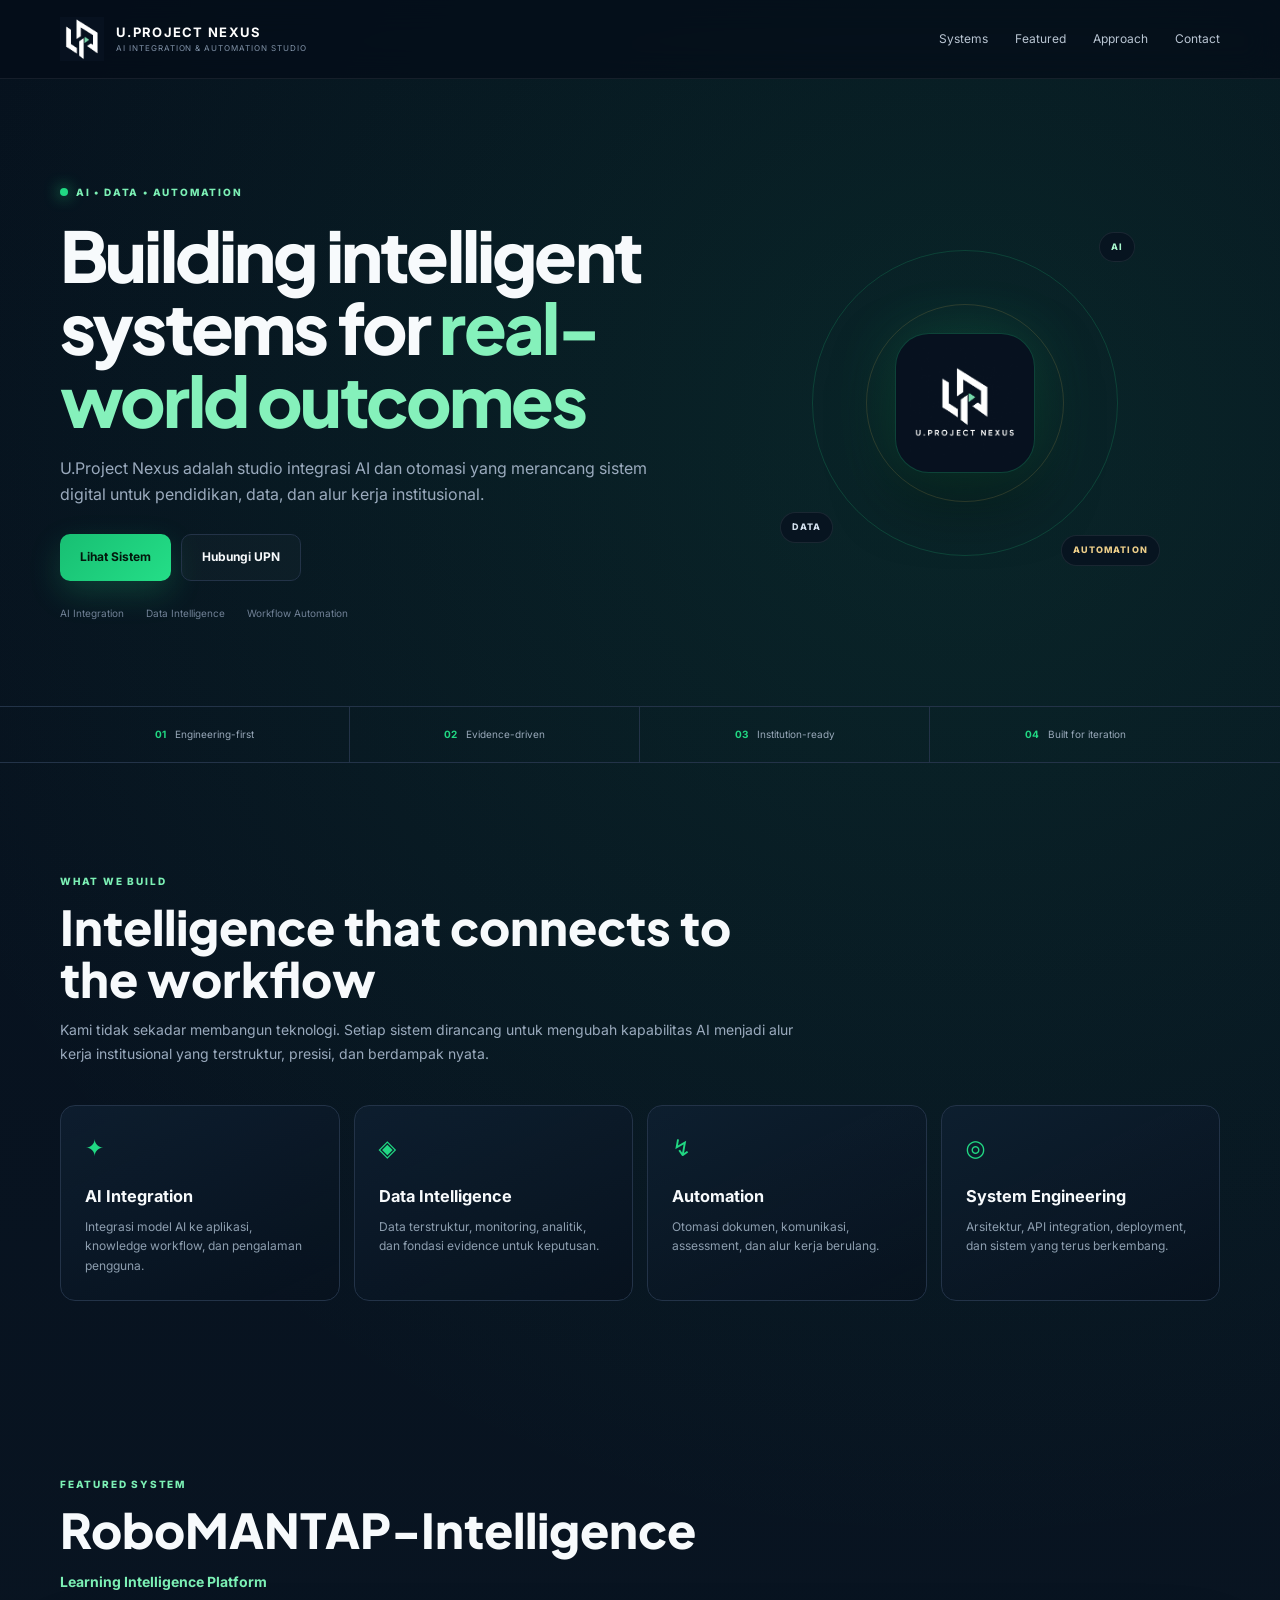
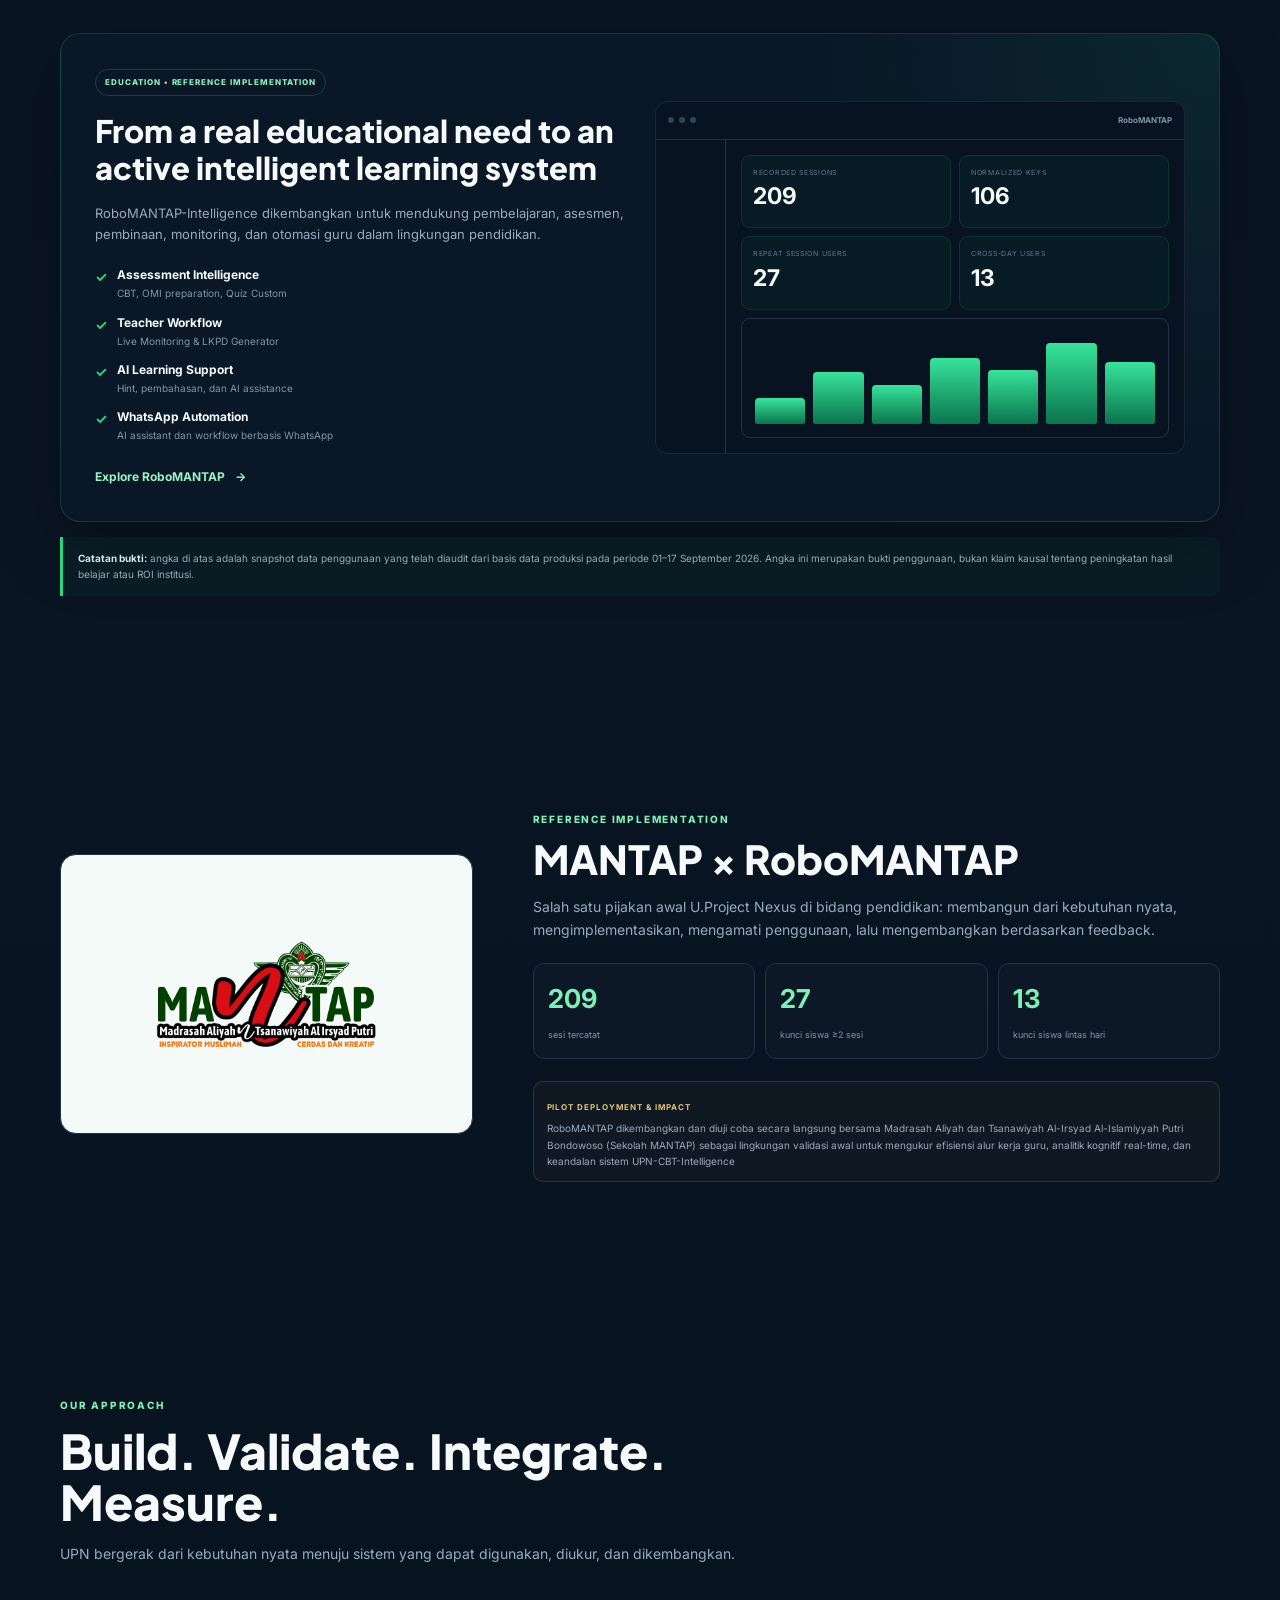
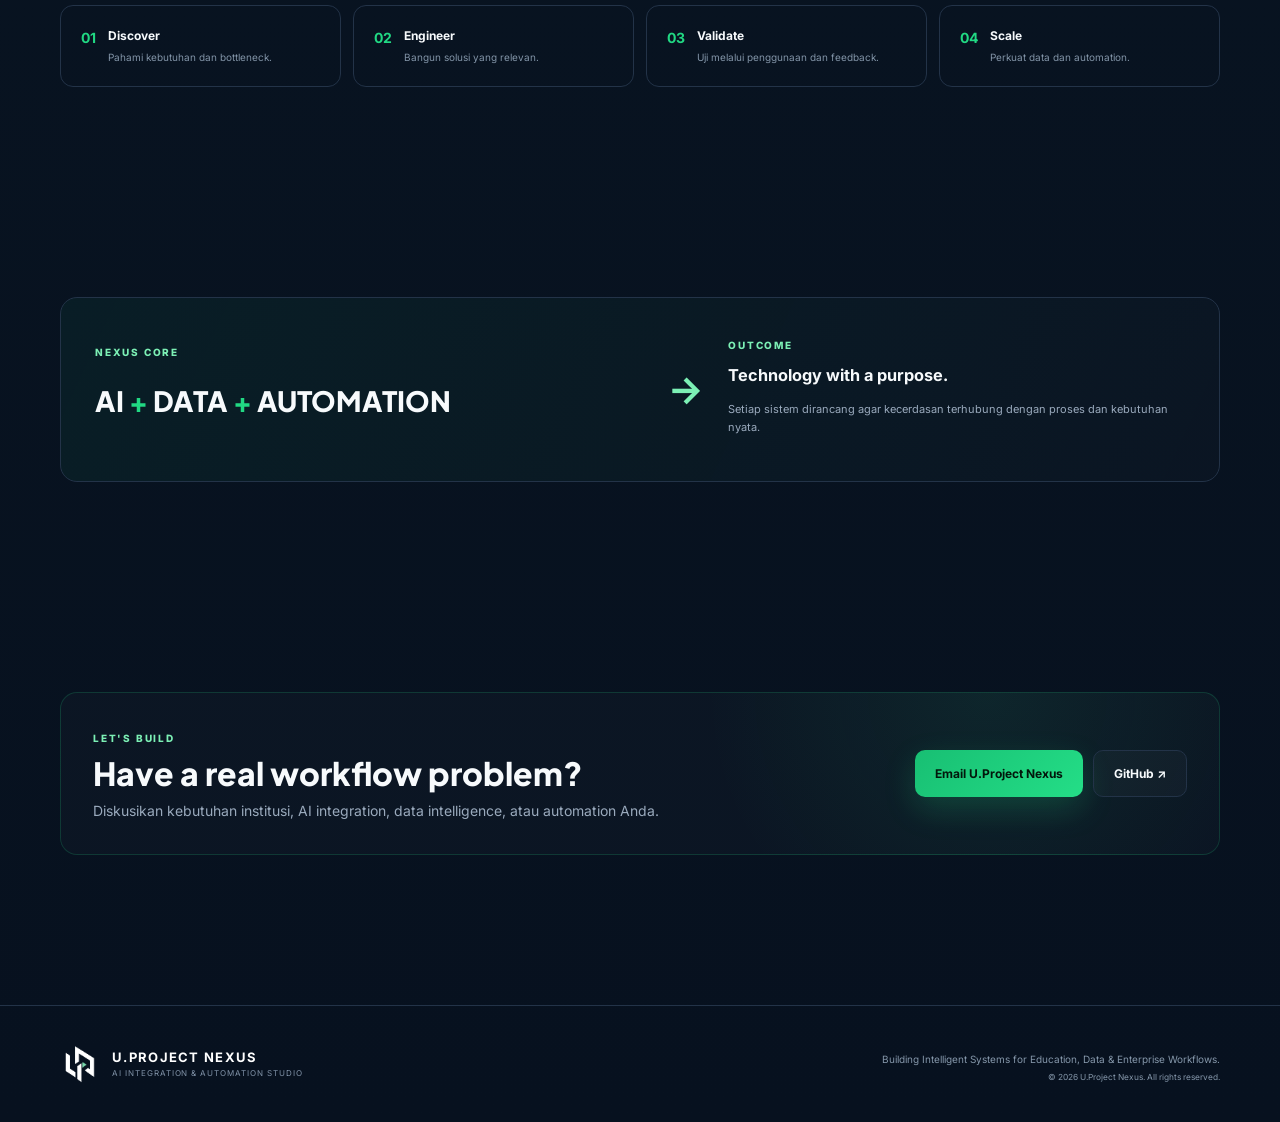
<file: index.html>
<!doctype html>
<html lang="id">
<head>
  <meta charset="utf-8">
  <meta name="viewport" content="width=device-width, initial-scale=1">
  <meta name="theme-color" content="#07111f">
  <meta name="robots" content="index, follow">

  <!-- 1. IDENTITAS SEO UTAMA -->
  <title>U.Project Nexus — AI Integration & Automation Studio</title>
  <meta name="description" content="U.Project Systems — Intelligent Systems. Building Intelligent Systems for Education, Data & Enterprise Workflows.">
  <link rel="canonical" href="https://official.uproject-nexus.workers.dev/">

  <!-- 2. FAVICON & APPLE TOUCH ICON -->
  <link rel="icon" type="image/png" href="https://official.uproject-nexus.workers.dev/assets/light_new no bg_favicon_nexus.png">
  <link rel="apple-touch-icon" href="https://official.uproject-nexus.workers.dev/assets/light_new no bg_favicon_nexus.png">

  <!-- 3. OPEN GRAPH META TAGS (WhatsApp, LinkedIn, Facebook, Telegram) -->
  <meta property="og:type" content="website">
  <meta property="og:site_name" content="U.Project Nexus">
  <meta property="og:locale" content="id_ID">
  <meta property="og:url" content="https://official.uproject-nexus.workers.dev/">
  <meta property="og:title" content="U.Project Nexus — AI Integration & Automation Studio">
  <meta property="og:description" content="U.Project Systems — Intelligent Systems. Building Intelligent Systems for Education, Data & Enterprise Workflows.">
  <meta property="og:image" content="https://official.uproject-nexus.workers.dev/assets/light_new no bg_favicon_nexus.png">
  <meta property="og:image:alt" content="U.Project Nexus Logo">

  <!-- 4. TWITTER / X CARD META TAGS -->
  <meta name="twitter:card" content="summary_large_image">
  <meta name="twitter:title" content="U.Project Nexus — AI Integration & Automation Studio">
  <meta name="twitter:description" content="U.Project Systems — Intelligent Systems. Building Intelligent Systems for Education, Data & Enterprise Workflows.">
  <meta name="twitter:image" content="https://official.uproject-nexus.workers.dev/assets/light_new no bg_favicon_nexus.png">

  <!-- 5. ASSETS, FONTS & STYLESHEETS -->
  <link rel="preconnect" href="https://fonts.googleapis.com">
  <link rel="preconnect" href="https://fonts.gstatic.com" crossorigin>
  <link href="https://fonts.googleapis.com/css2?family=Inter:wght@400;500;600;700;800&family=Plus+Jakarta+Sans:wght@700;800&display=swap" rel="stylesheet">
  <link rel="stylesheet" href="style.css">
</head>
<body>
<div class="grid"></div>
<header>
  <div class="wrap nav-wrap">
    <a class="brand" href="#top" style="text-decoration: none;">
      <img src="assets/dark_favicon_nexus.png" alt="U.Project Nexus">
      <span><b>U.PROJECT NEXUS</b><small>AI INTEGRATION & AUTOMATION STUDIO</small></span>
    </a>
    <nav id="nav">
      <a href="#systems">Systems</a><a href="#featured">Featured</a><a href="#approach">Approach</a><a href="#contact">Contact</a>
    </nav>
    <button class="menu" aria-label="Menu" aria-expanded="false">☰</button>
  </div>
</header>

<main id="top">
<section class="hero">
  <div class="wrap hero-grid">
    <div class="reveal">
      <div class="eyebrow"><i></i> AI • DATA • AUTOMATION</div>
      <h1>Building intelligent systems for <em>real-world outcomes</em></h1>
      <p>U.Project Nexus adalah studio integrasi AI dan otomasi yang merancang sistem digital untuk pendidikan, data, dan alur kerja institusional.</p>
      <div class="actions"><a class="btn primary" href="#featured">Lihat Sistem</a><a class="btn ghost" href="#contact">Hubungi UPN</a></div>
      <div class="proof"><span>AI Integration</span><span>Data Intelligence</span><span>Workflow Automation</span></div>
    </div>
    <div class="visual reveal d1">
      <div class="orb"><div class="ring r1"></div><div class="ring r2"></div><div class="core"><img src="assets/dark_primary_nexus.png" alt="UPN"></div><span class="node ai">AI</span><span class="node data">DATA</span><span class="node auto">AUTOMATION</span></div>
    </div>
  </div>
</section>

<section class="trust"><div class="wrap trust-grid">
  <div><b>01</b><span>Engineering-first</span></div><div><b>02</b><span>Evidence-driven</span></div><div><b>03</b><span>Institution-ready</span></div><div><b>04</b><span>Built for iteration</span></div>
</div></section>

<section class="section" id="systems"><div class="wrap">
  <div class="heading reveal"><small>WHAT WE BUILD</small><h2>Intelligence that connects to the workflow</h2><p>Kami tidak sekadar membangun teknologi. Setiap sistem dirancang untuk mengubah kapabilitas AI menjadi alur kerja institusional yang terstruktur, presisi, dan berdampak nyata.</p></div>
  <div class="cards">
    <article class="card reveal"><span class="ico">✦</span><h3>AI Integration</h3><p>Integrasi model AI ke aplikasi, knowledge workflow, dan pengalaman pengguna.</p></article>
    <article class="card reveal d1"><span class="ico">◈</span><h3>Data Intelligence</h3><p>Data terstruktur, monitoring, analitik, dan fondasi evidence untuk keputusan.</p></article>
    <article class="card reveal d2"><span class="ico">↯</span><h3>Automation</h3><p>Otomasi dokumen, komunikasi, assessment, dan alur kerja berulang.</p></article>
    <article class="card reveal d3"><span class="ico">◎</span><h3>System Engineering</h3><p>Arsitektur, API integration, deployment, dan sistem yang terus berkembang.</p></article>
  </div>
</div></section>

<section class="section featured" id="featured"><div class="wrap">
  <div class="heading reveal"><small>FEATURED SYSTEM</small><h2>RoboMANTAP-Intelligence</h2><p class="tag">Learning Intelligence Platform</p></div>
  <div class="feature-panel reveal">
    <div>
      <span class="badge">EDUCATION • REFERENCE IMPLEMENTATION</span>
      <h3>From a real educational need to an active intelligent learning system</h3>
      <p>RoboMANTAP-Intelligence dikembangkan untuk mendukung pembelajaran, asesmen, pembinaan, monitoring, dan otomasi guru dalam lingkungan pendidikan.</p>
      <div class="features">
        <div><b>✓</b><span><strong>Assessment Intelligence</strong><small>CBT, OMI preparation, Quiz Custom</small></span></div>
        <div><b>✓</b><span><strong>Teacher Workflow</strong><small>Live Monitoring & LKPD Generator</small></span></div>
        <div><b>✓</b><span><strong>AI Learning Support</strong><small>Hint, pembahasan, dan AI assistance</small></span></div>
        <div><b>✓</b><span><strong>WhatsApp Automation</strong><small>AI assistant dan workflow berbasis WhatsApp</small></span></div>
      </div>
      <a class="text-link" href="https://robomantap-intelligence.streamlit.app/" target="_blank" rel="noopener">Explore RoboMANTAP <span>→</span></a>
    </div>
    <div class="mock">
      <div class="m-top"><span></span><span></span><span></span><b>RoboMANTAP</b></div>
      <div class="m-body"><aside></aside><div class="m-main">
        <div class="m-row"><div><small>RECORDED SESSIONS</small><b>209</b></div><div><small>NORMALIZED KEYS</small><b>106</b></div></div>
        <div class="m-row"><div><small>REPEAT SESSION USERS</small><b>27</b></div><div><small>CROSS-DAY USERS</small><b>13</b></div></div>
        <div class="chart"><i style="height:28%"></i><i style="height:56%"></i><i style="height:42%"></i><i style="height:72%"></i><i style="height:59%"></i><i style="height:88%"></i><i style="height:67%"></i></div>
      </div></div>
    </div>
  </div>
  <div class="note reveal"><b>Catatan bukti:</b> angka di atas adalah snapshot data penggunaan yang telah diaudit dari basis data produksi pada periode 01–17 September 2026. Angka ini merupakan bukti penggunaan, bukan klaim kausal tentang peningkatan hasil belajar atau ROI institusi.</div>
</div></section>

<section class="section case" id="case"><div class="wrap case-grid">
  <div class="mantap-logo reveal"><img src="assets/mantap-logo.png" alt="MANTAP"></div>
  <div class="reveal d1"><small class="kicker">REFERENCE IMPLEMENTATION</small><h2>MANTAP × RoboMANTAP</h2>
    <p>Salah satu pijakan awal U.Project Nexus di bidang pendidikan: membangun dari kebutuhan nyata, mengimplementasikan, mengamati penggunaan, lalu mengembangkan berdasarkan feedback.</p>
    <div class="metrics"><div><b>209</b><span>sesi tercatat</span></div><div><b>27</b><span>kunci siswa ≥2 sesi</span></div><div><b>13</b><span>kunci siswa lintas hari</span></div></div>
    <div class="caveat"><b>PILOT DEPLOYMENT & IMPACT</b><p>RoboMANTAP dikembangkan dan diuji coba secara langsung bersama Madrasah Aliyah dan Tsanawiyah Al-Irsyad Al-Islamiyyah Putri Bondowoso (Sekolah MANTAP) sebagai lingkungan validasi awal untuk mengukur efisiensi alur kerja guru, analitik kognitif real-time, dan keandalan sistem UPN-CBT-Intelligence</p></div>
  </div>
</div></section>

<section class="section" id="approach"><div class="wrap">
  <div class="heading reveal"><small>OUR APPROACH</small><h2>Build. Validate. Integrate. Measure.</h2><p>UPN bergerak dari kebutuhan nyata menuju sistem yang dapat digunakan, diukur, dan dikembangkan.</p></div>
  <div class="steps"><div class="step reveal"><b>01</b><span><strong>Discover</strong><small>Pahami kebutuhan dan bottleneck.</small></span></div><div class="step reveal d1"><b>02</b><span><strong>Engineer</strong><small>Bangun solusi yang relevan.</small></span></div><div class="step reveal d2"><b>03</b><span><strong>Validate</strong><small>Uji melalui penggunaan dan feedback.</small></span></div><div class="step reveal d3"><b>04</b><span><strong>Scale</strong><small>Perkuat data dan automation.</small></span></div></div>
</div></section>

<section class="section philosophy"><div class="wrap manifesto reveal">
  <div><small>NEXUS CORE</small><h2>AI <span>+</span> DATA <span>+</span> AUTOMATION</h2></div><strong>→</strong><div><small>OUTCOME</small><h3>Technology with a purpose.</h3><p>Setiap sistem dirancang agar kecerdasan terhubung dengan proses dan kebutuhan nyata.</p></div>
</div></section>

<section class="section contact" id="contact"><div class="wrap contact-panel reveal">
  <div><small>LET'S BUILD</small><h2>Have a real workflow problem?</h2><p>Diskusikan kebutuhan institusi, AI integration, data intelligence, atau automation Anda.</p></div>
  <div class="actions"><a class="btn primary" href="mailto:uproject.nexus@gmail.com">Email U.Project Nexus</a><a class="btn ghost" href="https://github.com/uproject-nexus" target="_blank" rel="noopener">GitHub ↗</a></div>
</div></section>
</main>

<footer><div class="wrap foot"><div class="brand"><img src="assets/dark_favicon_nexus.png" alt="UPN"><span><b>U.PROJECT NEXUS</b><small>AI INTEGRATION & AUTOMATION STUDIO</small></span></div><div><p>Building Intelligent Systems for Education, Data & Enterprise Workflows.</p><small>© 2026 U.Project Nexus. All rights reserved.</small></div></div></footer>
<script src="script.js"></script>
</body>
</html>
</file>
<file: style.css>
/* ==========================================================================
   1. VARIABLES & RESET BASICS
   ========================================================================== */
:root {
  --bg: #07111f;
  --panel: #0d1b2b;
  --line: #233348;
  --text: #f7fafc;
  --muted: #9aaabd;
  --green: #21d883;
  --green2: #7cf0b5;
  --gold: #d7ad53;
}

* {
  box-sizing: border-box;
}

html {
  scroll-behavior: smooth;
}

body {
  margin: 0;
  background: radial-gradient(circle at 75% 10%, rgba(33, 216, 131, 0.1), transparent 28%), linear-gradient(#06101d, #091522 48%, #07111f);
  color: var(--text);
  font: 14px Inter, system-ui, sans-serif;
  line-height: 1.65;
}

/* Background Grid Overlay */
.grid {
  position: fixed;
  inset: 0;
  pointer-events: none;
  opacity: 0.11;
  background-image: linear-gradient(rgba(255, 255, 255, 0.05) 1px, transparent 1px), linear-gradient(90deg, rgba(255, 255, 255, 0.05) 1px, transparent 1px);
  background-size: 42px 42px;
  mask-image: linear-gradient(#000, transparent 90%);
  z-index: -1;
}

.wrap {
  width: min(1160px, 92%);
  margin: auto;
}

/* ==========================================================================
   2. HEADER & NAVIGATION
   ========================================================================== */
.site-header,
header {
  position: sticky;
  top: 0;
  z-index: 20;
  background: rgba(5, 13, 24, 0.75);
  backdrop-filter: blur(16px);
  border-bottom: 1px solid rgba(255, 255, 255, 0.07);
}

.nav-wrap {
  height: 78px;
  display: flex;
  align-items: center;
  justify-content: space-between;
}

.smooth-icon {
  width: 48px;
  height: 48px;
  border-radius: 22%; /* Otomatis melengkung halus ala Apple/OpenAI */
  overflow: hidden;   /* Memastikan sudut gambar terpotong rapi mengikuti lekukan */
}

/* Brand & Logo */
.brand {
  display: flex;
  align-items: center;
  gap: 12px;
  color: #fff;
  text-decoration: none;
}

.brand img {
  width: 44px;
  height: 44px;
  object-fit: contain;
}

.brand span {
  display: flex;
  flex-direction: column;
  line-height: 1;
}

.brand b {
  font-size: 13px;
  letter-spacing: 0.1em;
}

.brand small {
  font-size: 8px;
  letter-spacing: 0.12em;
  color: #8092a7;
  margin-top: 5px;
}

/* Navigation Links */
.nav-wrap nav {
  display: flex;
  gap: 27px;
  font-size: 12px;
  color: #bac6d3;
}

.nav-wrap nav a {
  text-decoration: none;
  color: inherit;
}

.nav-wrap nav a:hover {
  color: #fff;
}

.menu {
  display: none;
  background: none;
  border: 0;
  color: #fff;
  font-size: 23px;
}

/* ==========================================================================
   3. HERO SECTION & BUTTONS
   ========================================================================== */
.hero {
  padding: 105px 0 85px;
}

.hero-grid {
  display: grid;
  grid-template-columns: 1.08fr 0.92fr;
  gap: 50px;
  align-items: center;
}

.eyebrow,
.heading small,
.kicker,
.manifesto small,
.contact small {
  color: var(--green2);
  font-size: 10px;
  font-weight: 800;
  letter-spacing: 0.18em;
}

.eyebrow {
  display: flex;
  align-items: center;
  gap: 8px;
}

.eyebrow i {
  width: 8px;
  height: 8px;
  border-radius: 50%;
  background: var(--green);
  box-shadow: 0 0 15px var(--green);
  animation: pulse 1.7s infinite;
}

.hero h1 {
  font: 800 clamp(44px, 6vw, 70px)/1.04 "Plus Jakarta Sans", Inter, sans-serif;
  letter-spacing: -0.04em;
  margin: 18px 0;
}

.hero h1 em {
  font-style: normal;
  color: #85f1bb;
}

.hero p {
  max-width: 650px;
  color: var(--muted);
  font-size: 16px;
}

/* Call to Action Buttons */
.actions {
  display: flex;
  gap: 10px;
  flex-wrap: wrap;
  margin-top: 26px;
}

.btn {
  min-height: 47px;
  padding: 0 20px;
  border-radius: 10px;
  display: inline-flex;
  align-items: center;
  justify-content: center;
  font-weight: 700;
  font-size: 12px;
  transition: 0.22s;
  text-decoration: none;
}

.primary {
  background: linear-gradient(135deg, #18bf73, #24de87);
  color: #03170c;
  box-shadow: 0 12px 32px rgba(33, 216, 131, 0.2);
}

.primary:hover {
  transform: translateY(-2px);
}

.ghost {
  border: 1px solid var(--line);
  background: rgba(255, 255, 255, 0.025);
  color: var(--text);
}

.ghost:hover {
  background: rgba(255, 255, 255, 0.07);
}

.proof {
  display: flex;
  gap: 22px;
  color: #708196;
  font-size: 10px;
  margin-top: 24px;
  flex-wrap: wrap;
}

/* ==========================================================================
   4. HERO VISUAL (ORB, CORE, RINGS, NODES)
   ========================================================================== */
.visual {
  min-height: 390px;
  display: grid;
  place-items: center;
}

.orb {
  width: 390px;
  height: 390px;
  position: relative;
  display: grid;
  place-items: center;
}

.ring {
  position: absolute;
  border: 1px solid rgba(33, 216, 131, 0.18);
  border-radius: 50%;
}

.r1 {
  inset: 42px;
  animation: spin 23s linear infinite;
}

.r2 {
  inset: 96px;
  border-color: rgba(215, 173, 83, 0.17);
  animation: spin 31s linear infinite reverse;
}

.core {
  width: 140px;
  height: 140px;
  border-radius: 34px;
  background: #07111f; /* Mengubah background menjadi Navy khas UPN */
  border: 1px solid rgba(33, 216, 131, 0.25); /* Bingkai emerald tipis agar presisi */
  display: grid;
  place-items: center;
  box-shadow: 0 0 55px rgba(33, 216, 131, 0.2), 0 25px 60px rgba(0, 0, 0, 0.5);
}

.core img {
  width: 110px;
  height: 110px;
  object-fit: contain;
}

.node {
  position: absolute;
  padding: 7px 11px;
  border-radius: 999px;
  background: rgba(8, 20, 33, 0.93);
  border: 1px solid rgba(255, 255, 255, 0.08);
  font-size: 9px;
  font-weight: 800;
  letter-spacing: 0.12em;
}

.ai {
  top: 24px;
  right: 25px;
  color: #a6f4ca;
}

.data {
  left: 10px;
  bottom: 55px;
  color: #d1deeb;
}

.auto {
  right: 0;
  bottom: 32px;
  color: #ebcd89;
}

/* ==========================================================================
   5. TRUST STRIP & GRID
   ========================================================================== */
.trust {
  border-top: 1px solid var(--line);
  border-bottom: 1px solid var(--line);
}

.trust-grid {
  display: grid;
  grid-template-columns: repeat(4, 1fr);
}

.trust-grid > div {
  display: flex;
  justify-content: center;
  gap: 9px;
  padding: 19px 6px;
  border-right: 1px solid var(--line);
  font-size: 10px;
  color: #98a8b9;
}

.trust-grid > div:last-child {
  border-right: 0;
}

.trust-grid b {
  color: var(--green);
}

/* ==========================================================================
   6. GENERAL SECTIONS & HEADINGS
   ========================================================================== */
.section {
  padding: 105px 0;
}

.heading {
  max-width: 750px;
  margin-bottom: 40px;
}

.heading h2 {
  font: 800 clamp(32px, 4vw, 48px)/1.08 "Plus Jakarta Sans", Inter;
  margin: 10px 0;
}

.heading p {
  color: var(--muted);
}

/* ==========================================================================
   7. CARDS GRID
   ========================================================================== */
.cards {
  display: grid;
  grid-template-columns: repeat(4, 1fr);
  gap: 14px;
}

.card {
  padding: 24px;
  border: 1px solid var(--line);
  border-radius: 15px;
  background: linear-gradient(155deg, rgba(15, 32, 50, 0.8), rgba(7, 17, 29, 0.75));
  transition: 0.25s;
}

.card:hover {
  transform: translateY(-5px);
  border-color: rgba(33, 216, 131, 0.28);
  box-shadow: 0 18px 50px rgba(0, 0, 0, 0.22);
}

.ico {
  font-size: 23px;
  color: var(--green);
}

.card h3 {
  margin: 15px 0 7px;
}

.card p {
  margin: 0;
  color: #8d9eaf;
  font-size: 12px;
}

/* ==========================================================================
   8. FEATURED PANEL & SYSTEM MOCKUP
   ========================================================================== */
.featured {
  padding-top: 65px;
}

.tag {
  color: var(--green2) !important;
  font-weight: 700;
}

.feature-panel {
  display: grid;
  grid-template-columns: 1fr 1fr;
  gap: 30px;
  align-items: center;
  padding: 34px;
  border-radius: 20px;
  border: 1px solid rgba(33, 216, 131, 0.2);
  background: radial-gradient(circle at 100% 0, rgba(33, 216, 131, 0.09), transparent 34%), rgba(10, 24, 39, 0.9);
  box-shadow: 0 24px 70px rgba(0, 0, 0, 0.25);
}

.badge {
  display: inline-block;
  color: #8af0b9;
  font-size: 8px;
  font-weight: 800;
  letter-spacing: 0.12em;
  border: 1px solid rgba(33, 216, 131, 0.25);
  padding: 6px 9px;
  border-radius: 999px;
}

.feature-panel h3 {
  font: 800 31px/1.2 "Plus Jakarta Sans";
  margin: 16px 0;
}

.feature-panel p {
  color: var(--muted);
  font-size: 13px;
}

.features {
  display: grid;
  gap: 11px;
  margin: 20px 0;
}

.features > div {
  display: flex;
  gap: 10px;
}

.features > div > b {
  color: var(--green);
}

.features strong,
.features small {
  display: block;
}

.features strong {
  font-size: 12px;
}

.features small {
  font-size: 10px;
  color: #8496a9;
}

.text-link {
  color: #9af3c2;
  font-weight: 700;
  font-size: 12px;
  display: inline-flex;
  gap: 10px;
  text-decoration: none;
}

/* UI Mockup Window */
.mock {
  border: 1px solid rgba(255, 255, 255, 0.08);
  border-radius: 13px;
  overflow: hidden;
  background: #071321;
}

.m-top {
  height: 38px;
  border-bottom: 1px solid var(--line);
  display: flex;
  align-items: center;
  gap: 5px;
  padding: 0 12px;
  color: #8395a8;
  font-size: 8px;
}

.m-top span {
  width: 6px;
  height: 6px;
  border-radius: 50%;
  background: #304357;
}

.m-top b {
  margin-left: auto;
}

.m-body {
  display: grid;
  grid-template-columns: 70px 1fr;
  min-height: 290px;
}

.m-body aside {
  border-right: 1px solid var(--line);
}

.m-main {
  padding: 15px;
}

.m-row {
  display: grid;
  grid-template-columns: 1fr 1fr;
  gap: 8px;
  margin-bottom: 8px;
}

.m-row > div {
  padding: 11px;
  border: 1px solid rgba(33, 216, 131, 0.14);
  background: rgba(33, 216, 131, 0.04);
  border-radius: 9px;
}

.m-row small {
  display: block;
  color: #61778c;
  font-size: 7px;
  letter-spacing: 0.1em;
}

.m-row b {
  display: block;
  font-size: 23px;
}

.chart {
  height: 120px;
  padding: 13px;
  display: flex;
  gap: 8px;
  align-items: end;
  border: 1px solid var(--line);
  border-radius: 9px;
}

.chart i {
  display: block;
  flex: 1;
  background: linear-gradient(#37e49a, #0a754d);
  border-radius: 4px 4px 2px 2px;
}

.note {
  margin-top: 15px;
  border-left: 3px solid var(--green);
  padding: 13px 15px;
  background: rgba(33, 216, 131, 0.04);
  border-radius: 0 9px 9px 0;
  color: #9aabba;
  font-size: 10px;
}

.note b {
  color: #d7e4ed;
}

/* ==========================================================================
   9. CASE STUDY (MANTAP)
   ========================================================================== */
.case-grid {
  display: grid;
  grid-template-columns: 0.75fr 1.25fr;
  gap: 60px;
  align-items: center;
}

.mantap-logo {
  min-height: 280px;
  display: grid;
  place-items: center;
  padding: 25px;
  border: 1px solid var(--line);
  border-radius: 16px;
  background: #f4faf7;
}

.mantap-logo img {
  width: 220px;
  max-width: 90%;
  object-fit: contain;
}

.case h2 {
  font: 800 40px/1.1 "Plus Jakarta Sans";
  margin: 8px 0;
}

.case p {
  color: var(--muted);
}

.metrics {
  display: grid;
  grid-template-columns: repeat(3, 1fr);
  gap: 10px;
  margin: 22px 0;
}

.metrics div {
  padding: 14px;
  border: 1px solid var(--line);
  border-radius: 11px;
  background: rgba(255, 255, 255, 0.02);
}

.metrics b {
  display: block;
  color: var(--green2);
  font-size: 26px;
}

.metrics span {
  color: #8294a7;
  font-size: 9px;
}

.caveat {
  padding: 11px 13px;
  border: 1px solid rgba(215, 173, 83, 0.18);
  border-radius: 10px;
  background: rgba(215, 173, 83, 0.035);
}

.caveat b {
  font-size: 8px;
  letter-spacing: 0.12em;
  color: #e3c477;
}

.caveat p {
  font-size: 10px;
  margin: 4px 0 0;
}

/* ==========================================================================
   10. STEPS, MANIFESTO, & CONTACT
   ========================================================================== */
.steps {
  display: grid;
  grid-template-columns: repeat(4, 1fr);
  gap: 12px;
}

.step {
  display: flex;
  gap: 12px;
  padding: 20px;
  border: 1px solid var(--line);
  border-radius: 13px;
}

.step > b {
  color: var(--green);
}

.step strong,
.step small {
  display: block;
}

.step strong {
  font-size: 12px;
}

.step small {
  color: #8294a7;
  font-size: 10px;
  margin-top: 3px;
}

.manifesto {
  display: grid;
  grid-template-columns: 1.2fr auto 1fr;
  gap: 25px;
  align-items: center;
  padding: 34px;
  border: 1px solid var(--line);
  border-radius: 17px;
  background: linear-gradient(115deg, rgba(33, 216, 131, 0.06), rgba(255, 255, 255, 0.015));
}

.manifesto h2 {
  font: 800 28px/1.1 "Plus Jakarta Sans";
}

.manifesto h2 span {
  color: var(--green);
}

.manifesto > strong {
  font-size: 38px;
  color: var(--green2);
}

.manifesto h3 {
  margin: 7px 0;
}

.manifesto p {
  color: var(--muted);
  font-size: 11px;
}

.contact-panel {
  display: flex;
  align-items: center;
  justify-content: space-between;
  gap: 25px;
  padding: 32px;
  border: 1px solid rgba(33, 216, 131, 0.18);
  border-radius: 17px;
  background: radial-gradient(circle at 80% 0, rgba(33, 216, 131, 0.08), transparent 30%), rgba(255, 255, 255, 0.02);
}

.contact-panel h2 {
  font: 800 32px/1.1 "Plus Jakarta Sans";
  margin: 8px 0;
}

.contact-panel p {
  color: var(--muted);
  margin: 0;
}

.contact-panel .actions {
  margin: 0;
}

/* ==========================================================================
   11. FOOTER & ANIMATION UTILITIES
   ========================================================================== */
footer {
  border-top: 1px solid var(--line);
  padding: 38px 0;
  margin-top: 45px;
}

.foot {
  display: flex;
  justify-content: space-between;
  gap: 25px;
  align-items: end;
}

.foot > div:last-child {
  text-align: right;
  color: #8597aa;
  font-size: 10px;
}

.foot p {
  margin: 0;
}

.foot .brand img {
  width: 40px;
  height: 40px;
}

/* Reveal Scroll Animation */
.reveal {
  opacity: 0;
  transform: translateY(17px);
  transition: 0.7s;
}

.reveal.show {
  opacity: 1;
  transform: none;
}

.d1 {
  transition-delay: 0.08s;
}

.d2 {
  transition-delay: 0.16s;
}

.d3 {
  transition-delay: 0.24s;
}

/* Base Keyframe Animations */
@keyframes pulse {
  50% {
    opacity: 0.4;
    transform: scale(0.86);
  }
}

@keyframes spin {
  to {
    transform: rotate(360deg);
  }
}

/* ==========================================================================
   12. MEDIA QUERIES (RESPONSIVE)
   ========================================================================== */
@media (max-width: 950px) {
  .hero-grid,
  .feature-panel,
  .case-grid {
    grid-template-columns: 1fr;
  }

  .visual {
    min-height: 330px;
  }

  .cards,
  .steps {
    grid-template-columns: repeat(2, 1fr);
  }

  .feature-panel {
    padding: 25px;
  }

  .contact-panel {
    display: block;
  }

  .contact-panel .actions {
    margin-top: 20px;
  }

  .manifesto {
    grid-template-columns: 1fr;
  }

  .manifesto > strong {
    display: none;
  }
}

@media (max-width: 700px) {
  .nav-wrap nav {
    display: none;
    position: absolute;
    top: 77px;
    left: 4%;
    right: 4%;
    padding: 14px;
    flex-direction: column;
    background: #07111f;
    border: 1px solid var(--line);
    border-radius: 12px;
  }

  .nav-wrap nav.open {
    display: flex;
  }

  .menu {
    display: block;
  }

  .hero {
    padding: 75px 0 55px;
  }

  .hero h1 {
    font-size: 43px;
  }

  .hero p {
    font-size: 14px;
  }

  .orb {
    width: 300px;
    height: 300px;
  }

  .core {
    width: 110px;
    height: 110px;
  }

  .core img {
    width: 88px;
    height: 88px;
  }

  .r1 {
    inset: 28px;
  }

  .r2 {
    inset: 66px;
  }

  .ai {
    top: 5px;
    right: 0;
  }

  .data {
    left: 0;
    bottom: 24px;
  }

  .auto {
    right: 0;
    bottom: 8px;
  }

  .trust-grid {
    grid-template-columns: 1fr 1fr;
  }

  .cards,
  .steps,
  .metrics {
    grid-template-columns: 1fr;
  }

  .section {
    padding: 80px 0;
  }

  .mantap-logo {
    min-height: 220px;
  }

  .case h2 {
    font-size: 34px;
  }

  .contact-panel h2 {
    font-size: 29px;
  }

  .foot {
    display: block;
  }

  .foot > div:last-child {
    text-align: left;
    margin-top: 20px;
  }
}

/* ==========================================================================
   13. NEW: ANIMASI HERO VISUAL (FLOATING & PULSING)
   ========================================================================== */

/* Kartu Core Logo Utama (Melayang Naik-Turun Halus) */
.core {
  animation: floatCore 4s ease-in-out infinite;
}

@keyframes floatCore {
  0%, 100% {
    transform: translateY(0px) rotate(0deg);
  }
  50% {
    transform: translateY(-12px) rotate(1deg);
  }
}

/* Node Badge (AI, DATA, AUTO - Melayang Bergantian) */
.node {
  animation: floatNode 3.5s ease-in-out infinite;
}

.node.ai {
  animation-delay: 0s;
}

.node.data {
  animation-delay: 1.2s;
}

.node.auto {
  animation-delay: 2.3s;
}

@keyframes floatNode {
  0%, 100% {
    transform: translateY(0px) scale(1);
  }
  50% {
    transform: translateY(-8px) scale(1.06);
  }
}

/* Garis Lingkaran Orbit (Efek Denyut Pulsing Halus) */
.ring {
  animation: pulseRing 6s ease-in-out infinite;
}

@keyframes pulseRing {
  0%, 100% {
    opacity: 0.3;
    transform: scale(1);
  }
  50% {
    opacity: 0.65;
    transform: scale(1.03);
  }
}
</file>
